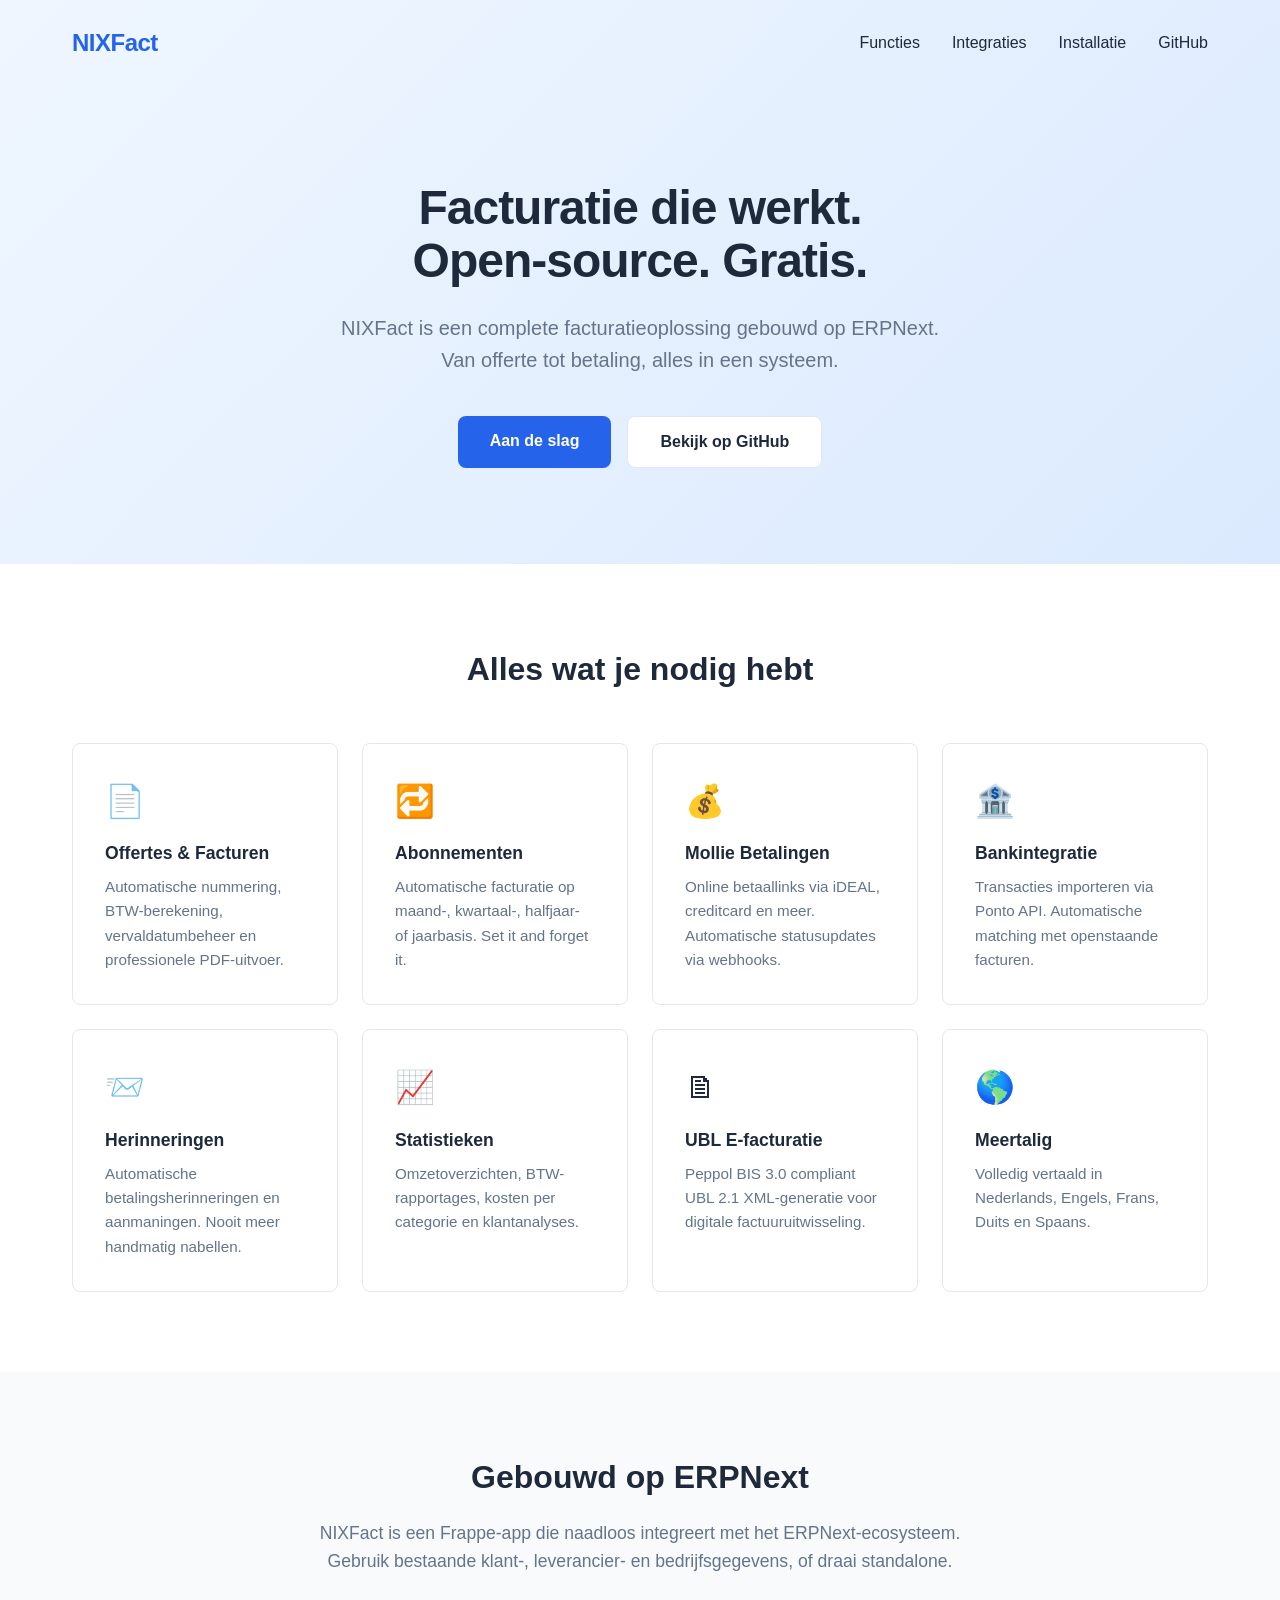
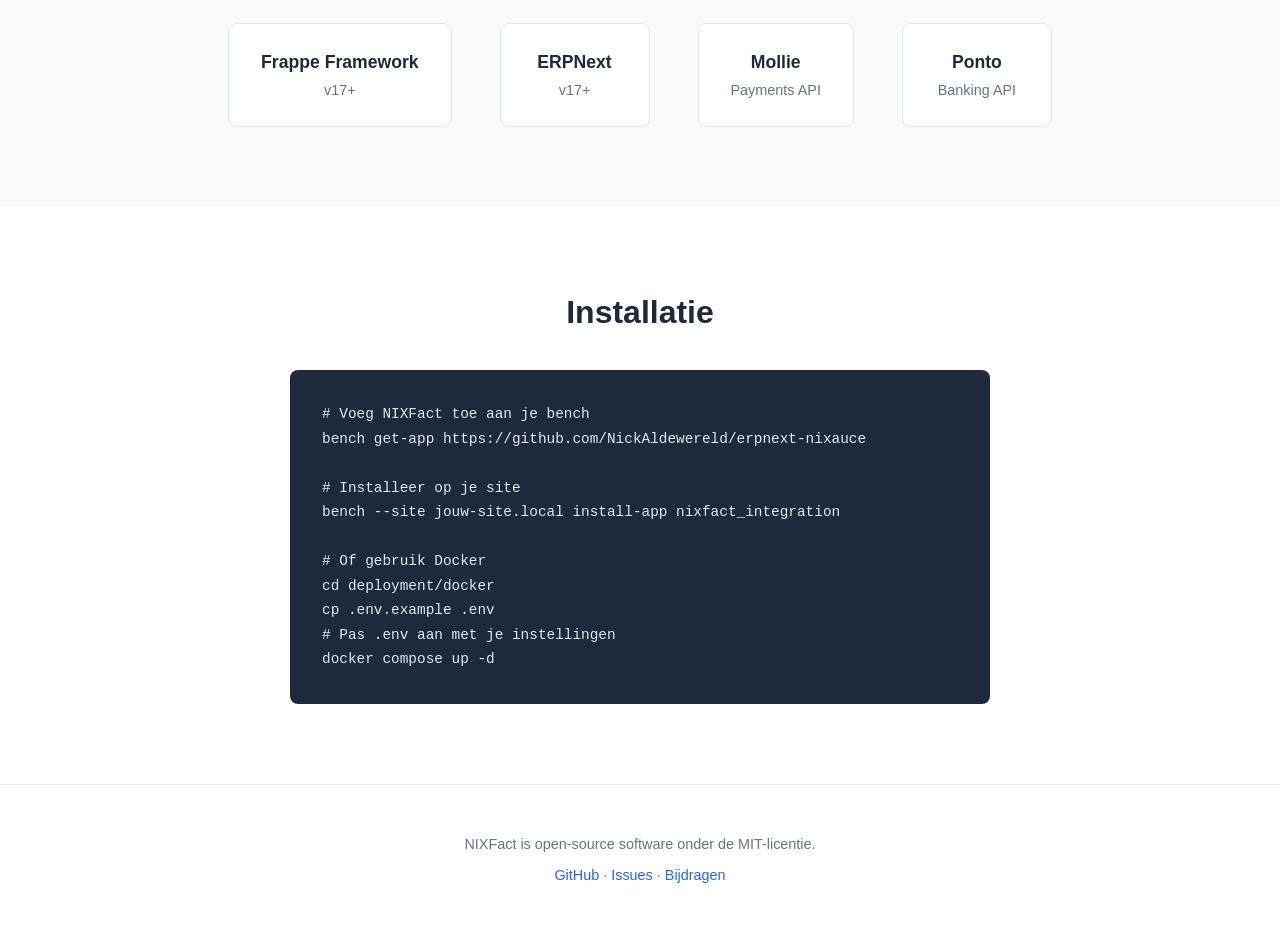
<file: www/index.html>
<!DOCTYPE html>
<html lang="nl">
<head>
    <meta charset="UTF-8">
    <meta name="viewport" content="width=device-width, initial-scale=1.0">
    <title>NIXFact - Open-Source Facturatie voor Nederland</title>
    <meta name="description" content="NIXFact: gratis, open-source facturatiesoftware op ERPNext. Offertes, facturen, abonnementen, bankintegratie, Mollie betalingen en UBL e-facturatie.">
    <link rel="stylesheet" href="styles.css">
</head>
<body>
    <header class="hero">
        <nav class="nav">
            <div class="nav-brand">NIXFact</div>
            <div class="nav-links">
                <a href="#features">Functies</a>
                <a href="#integrations">Integraties</a>
                <a href="#install">Installatie</a>
                <a href="https://github.com/NickAldewereld/erpnext-nixauce" target="_blank" rel="noopener">GitHub</a>
            </div>
        </nav>
        <div class="hero-content">
            <h1>Facturatie die werkt.<br>Open-source. Gratis.</h1>
            <p class="hero-subtitle">
                NIXFact is een complete facturatieoplossing gebouwd op ERPNext.
                Van offerte tot betaling, alles in een systeem.
            </p>
            <div class="hero-actions">
                <a href="#install" class="btn btn-primary">Aan de slag</a>
                <a href="https://github.com/NickAldewereld/erpnext-nixauce" class="btn btn-secondary" target="_blank" rel="noopener">Bekijk op GitHub</a>
            </div>
        </div>
    </header>

    <section id="features" class="section">
        <h2>Alles wat je nodig hebt</h2>
        <div class="features-grid">
            <div class="feature-card">
                <div class="feature-icon">&#128196;</div>
                <h3>Offertes &amp; Facturen</h3>
                <p>Automatische nummering, BTW-berekening, vervaldatumbeheer en professionele PDF-uitvoer.</p>
            </div>
            <div class="feature-card">
                <div class="feature-icon">&#128257;</div>
                <h3>Abonnementen</h3>
                <p>Automatische facturatie op maand-, kwartaal-, halfjaar- of jaarbasis. Set it and forget it.</p>
            </div>
            <div class="feature-card">
                <div class="feature-icon">&#128176;</div>
                <h3>Mollie Betalingen</h3>
                <p>Online betaallinks via iDEAL, creditcard en meer. Automatische statusupdates via webhooks.</p>
            </div>
            <div class="feature-card">
                <div class="feature-icon">&#127974;</div>
                <h3>Bankintegratie</h3>
                <p>Transacties importeren via Ponto API. Automatische matching met openstaande facturen.</p>
            </div>
            <div class="feature-card">
                <div class="feature-icon">&#128232;</div>
                <h3>Herinneringen</h3>
                <p>Automatische betalingsherinneringen en aanmaningen. Nooit meer handmatig nabellen.</p>
            </div>
            <div class="feature-card">
                <div class="feature-icon">&#128200;</div>
                <h3>Statistieken</h3>
                <p>Omzetoverzichten, BTW-rapportages, kosten per categorie en klantanalyses.</p>
            </div>
            <div class="feature-card">
                <div class="feature-icon">&#128462;</div>
                <h3>UBL E-facturatie</h3>
                <p>Peppol BIS 3.0 compliant UBL 2.1 XML-generatie voor digitale factuuruitwisseling.</p>
            </div>
            <div class="feature-card">
                <div class="feature-icon">&#127758;</div>
                <h3>Meertalig</h3>
                <p>Volledig vertaald in Nederlands, Engels, Frans, Duits en Spaans.</p>
            </div>
        </div>
    </section>

    <section id="integrations" class="section section-alt">
        <h2>Gebouwd op ERPNext</h2>
        <p class="section-subtitle">
            NIXFact is een Frappe-app die naadloos integreert met het ERPNext-ecosysteem.
            Gebruik bestaande klant-, leverancier- en bedrijfsgegevens, of draai standalone.
        </p>
        <div class="integration-logos">
            <div class="integration">
                <strong>Frappe Framework</strong>
                <span>v17+</span>
            </div>
            <div class="integration">
                <strong>ERPNext</strong>
                <span>v17+</span>
            </div>
            <div class="integration">
                <strong>Mollie</strong>
                <span>Payments API</span>
            </div>
            <div class="integration">
                <strong>Ponto</strong>
                <span>Banking API</span>
            </div>
        </div>
    </section>

    <section id="install" class="section">
        <h2>Installatie</h2>
        <div class="install-steps">
            <div class="code-block">
                <pre><code># Voeg NIXFact toe aan je bench
bench get-app https://github.com/NickAldewereld/erpnext-nixauce

# Installeer op je site
bench --site jouw-site.local install-app nixfact_integration

# Of gebruik Docker
cd deployment/docker
cp .env.example .env
# Pas .env aan met je instellingen
docker compose up -d</code></pre>
            </div>
        </div>
    </section>

    <footer class="footer">
        <p>
            NIXFact is open-source software onder de MIT-licentie.
        </p>
        <p>
            <a href="https://github.com/NickAldewereld/erpnext-nixauce" target="_blank" rel="noopener">GitHub</a>
            &middot;
            <a href="https://github.com/NickAldewereld/erpnext-nixauce/issues" target="_blank" rel="noopener">Issues</a>
            &middot;
            <a href="https://github.com/NickAldewereld/erpnext-nixauce/blob/main/CONTRIBUTING.md" target="_blank" rel="noopener">Bijdragen</a>
        </p>
    </footer>
</body>
</html>
</file>
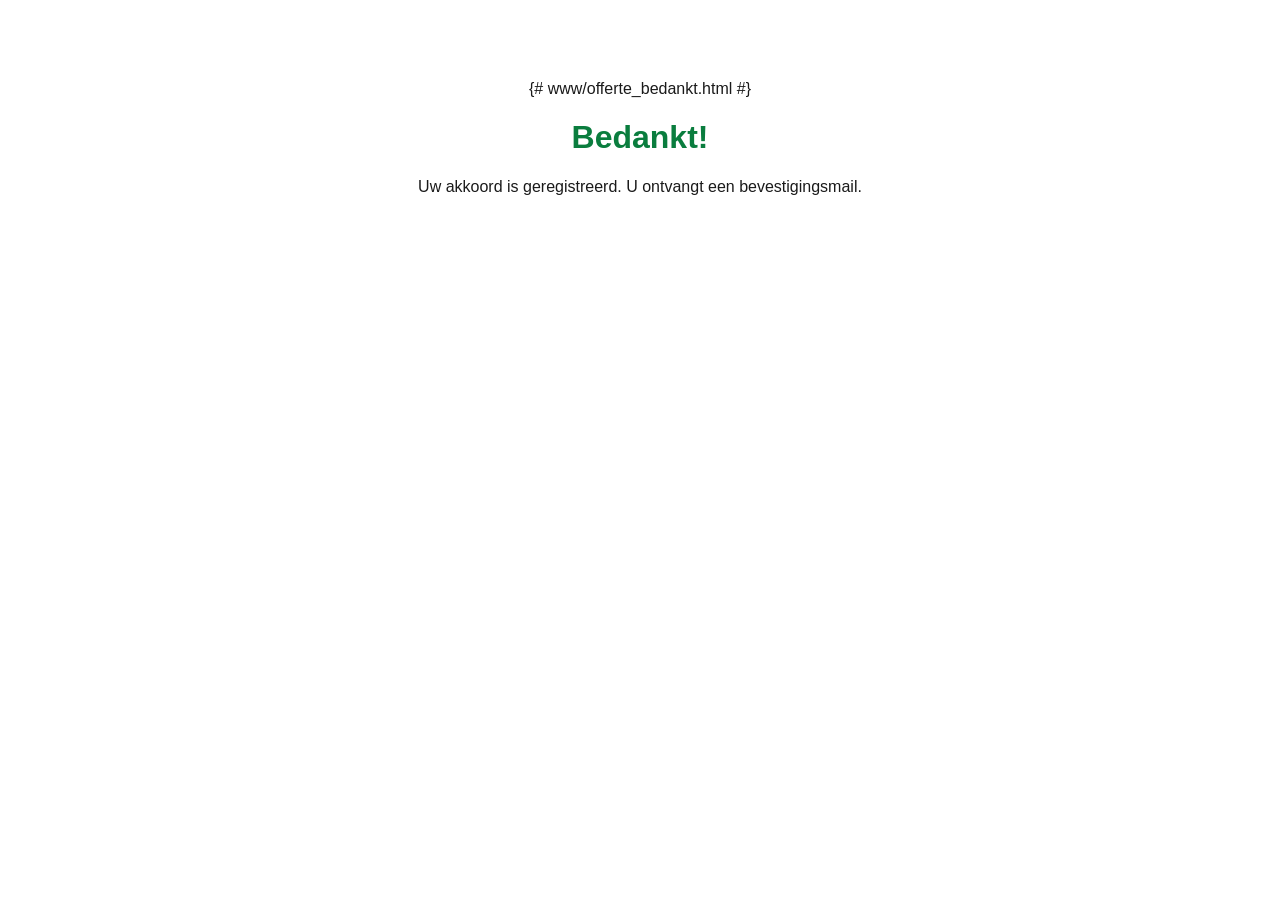
<file: nixfact_integration/nixfact_integration/www/offerte_bedankt.html>
{# www/offerte_bedankt.html #}
<!DOCTYPE html>
<html lang="nl">
<head>
    <meta charset="UTF-8">
    <meta name="viewport" content="width=device-width, initial-scale=1">
    <title>Bedankt</title>
    <style>
        body { font-family: -apple-system, BlinkMacSystemFont, 'Segoe UI', sans-serif; max-width: 480px; margin: 4rem auto; padding: 1rem; text-align: center; color: #1a1a1a; }
        h1 { color: #0a7d3e; }
    </style>
</head>
<body>
    <h1>Bedankt!</h1>
    <p>Uw akkoord is geregistreerd. U ontvangt een bevestigingsmail.</p>
</body>
</html>
</file>
<file: www/styles.css>
/* NIXFact Landing Page */
:root {
    --primary: #2563eb;
    --primary-dark: #1d4ed8;
    --bg: #ffffff;
    --bg-alt: #f8fafc;
    --text: #1e293b;
    --text-muted: #64748b;
    --border: #e2e8f0;
    --radius: 8px;
}

* {
    margin: 0;
    padding: 0;
    box-sizing: border-box;
}

body {
    font-family: -apple-system, BlinkMacSystemFont, "Segoe UI", Roboto, "Helvetica Neue", Arial, sans-serif;
    color: var(--text);
    line-height: 1.6;
}

/* Nav */
.nav {
    display: flex;
    justify-content: space-between;
    align-items: center;
    padding: 1.5rem 2rem;
    max-width: 1200px;
    margin: 0 auto;
}

.nav-brand {
    font-size: 1.5rem;
    font-weight: 800;
    color: var(--primary);
    letter-spacing: -0.5px;
}

.nav-links {
    display: flex;
    gap: 2rem;
}

.nav-links a {
    color: var(--text);
    text-decoration: none;
    font-weight: 500;
    transition: color 0.2s;
}

.nav-links a:hover {
    color: var(--primary);
}

/* Hero */
.hero {
    background: linear-gradient(135deg, #eff6ff 0%, #dbeafe 100%);
    padding-bottom: 6rem;
}

.hero-content {
    max-width: 800px;
    margin: 0 auto;
    padding: 6rem 2rem 0;
    text-align: center;
}

.hero h1 {
    font-size: 3rem;
    font-weight: 800;
    line-height: 1.1;
    letter-spacing: -1px;
    margin-bottom: 1.5rem;
}

.hero-subtitle {
    font-size: 1.25rem;
    color: var(--text-muted);
    margin-bottom: 2.5rem;
    max-width: 600px;
    margin-left: auto;
    margin-right: auto;
}

.hero-actions {
    display: flex;
    gap: 1rem;
    justify-content: center;
    flex-wrap: wrap;
}

/* Buttons */
.btn {
    display: inline-block;
    padding: 0.75rem 2rem;
    border-radius: var(--radius);
    font-weight: 600;
    font-size: 1rem;
    text-decoration: none;
    transition: all 0.2s;
}

.btn-primary {
    background: var(--primary);
    color: white;
}

.btn-primary:hover {
    background: var(--primary-dark);
}

.btn-secondary {
    background: white;
    color: var(--text);
    border: 1px solid var(--border);
}

.btn-secondary:hover {
    border-color: var(--primary);
    color: var(--primary);
}

/* Sections */
.section {
    padding: 5rem 2rem;
    max-width: 1200px;
    margin: 0 auto;
}

.section h2 {
    text-align: center;
    font-size: 2rem;
    font-weight: 700;
    margin-bottom: 1rem;
}

.section-subtitle {
    text-align: center;
    color: var(--text-muted);
    max-width: 700px;
    margin: 0 auto 3rem;
    font-size: 1.1rem;
}

.section-alt {
    background: var(--bg-alt);
    max-width: 100%;
    padding-left: calc((100% - 1200px) / 2 + 2rem);
    padding-right: calc((100% - 1200px) / 2 + 2rem);
}

/* Features grid */
.features-grid {
    display: grid;
    grid-template-columns: repeat(auto-fit, minmax(260px, 1fr));
    gap: 1.5rem;
    margin-top: 3rem;
}

.feature-card {
    background: white;
    border: 1px solid var(--border);
    border-radius: var(--radius);
    padding: 2rem;
    transition: box-shadow 0.2s;
}

.feature-card:hover {
    box-shadow: 0 4px 12px rgba(0, 0, 0, 0.08);
}

.feature-icon {
    font-size: 2rem;
    margin-bottom: 0.75rem;
}

.feature-card h3 {
    font-size: 1.1rem;
    margin-bottom: 0.5rem;
}

.feature-card p {
    color: var(--text-muted);
    font-size: 0.95rem;
}

/* Integrations */
.integration-logos {
    display: flex;
    justify-content: center;
    gap: 3rem;
    flex-wrap: wrap;
}

.integration {
    text-align: center;
    padding: 1.5rem 2rem;
    background: white;
    border-radius: var(--radius);
    border: 1px solid var(--border);
    min-width: 150px;
}

.integration strong {
    display: block;
    font-size: 1.1rem;
}

.integration span {
    color: var(--text-muted);
    font-size: 0.9rem;
}

/* Install */
.code-block {
    background: #1e293b;
    border-radius: var(--radius);
    padding: 2rem;
    overflow-x: auto;
    max-width: 700px;
    margin: 2rem auto 0;
}

.code-block pre {
    margin: 0;
}

.code-block code {
    color: #e2e8f0;
    font-family: "SF Mono", "Fira Code", "Fira Mono", Menlo, monospace;
    font-size: 0.9rem;
    line-height: 1.7;
}

/* Footer */
.footer {
    text-align: center;
    padding: 3rem 2rem;
    border-top: 1px solid var(--border);
    color: var(--text-muted);
    font-size: 0.9rem;
}

.footer a {
    color: var(--primary);
    text-decoration: none;
}

.footer a:hover {
    text-decoration: underline;
}

.footer p + p {
    margin-top: 0.5rem;
}

/* Responsive */
@media (max-width: 768px) {
    .hero h1 {
        font-size: 2rem;
    }

    .hero-subtitle {
        font-size: 1.1rem;
    }

    .nav-links {
        gap: 1rem;
        font-size: 0.9rem;
    }

    .section {
        padding: 3rem 1.5rem;
    }

    .section-alt {
        padding-left: 1.5rem;
        padding-right: 1.5rem;
    }

    .integration-logos {
        gap: 1rem;
    }
}
</file>
